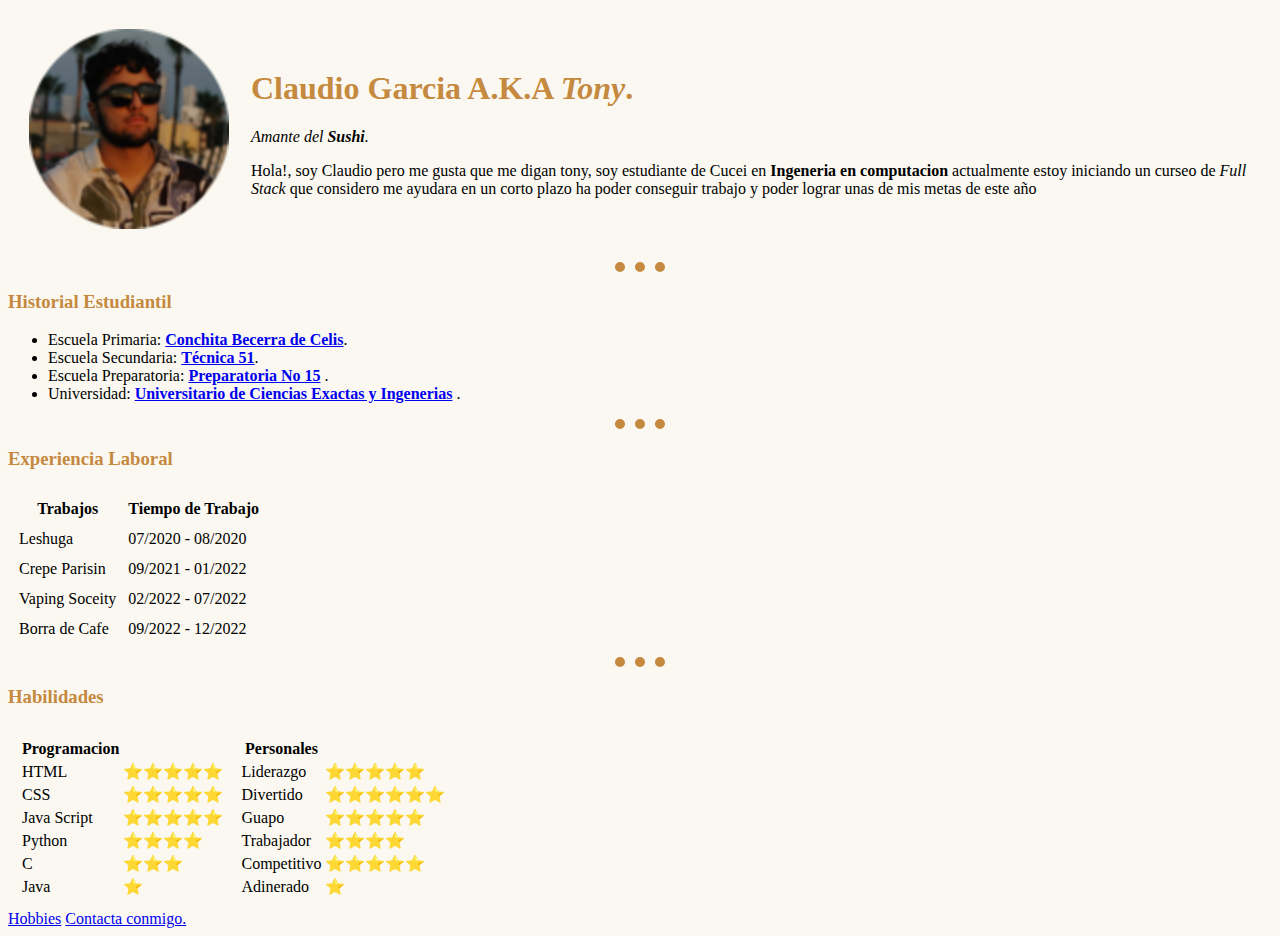
<file: Full Stack/1_CV_HTML _Y _CSS/index.html>
<!DOCTYPE html>
<html lang="en">
<head>
    <link rel="stylesheet" href="CSS/style.css">
    <meta charset="UTF-8">
    <title>🕷️ Tony´s Web Site</title>
</head>
<body>
    <table cellspacing = "20">
        <tr>
            <td>
                <img src="Imagenes/profileCAGG.png"alt="yo siendo wapo">
            </td>
            <td>
                <h1>Claudio Garcia A.K.A <em>Tony</em>.</h1>
                <p><em>Amante del <strong>Sushi</strong>.</em></p>
                <p>Hola!, soy Claudio pero me gusta que me digan tony, soy estudiante de Cucei en <strong>Ingeneria en
                computacion</strong> actualmente estoy iniciando un curseo de <em>Full Stack</em> que considero me 
                ayudara en un corto plazo ha poder conseguir trabajo y poder lograr unas de mis metas de este año
                </p>
            </td>
        </tr>
    </table>
    <hr>
    <h3>Historial Estudiantil</h3>
    <ul>
        <li>Escuela Primaria: <strong> <a href="http://www.mejoratuescuela.org/escuelas/index/14DPR1979K">Conchita Becerra de Celis</a></strong>.</li>
        <li>Escuela Secundaria: <strong><a href= "https://escuelasmex.com/directorio/14DST0118J/escuela-secundaria-tecnica-51">Técnica 51</a></strong>. </li>
        <li>Escuela Preparatoria: <strong><a href="http://prepa15.sems.udg.mx/">Preparatoria No 15</a> </strong>.</li>
        <li>Universidad: <strong><a href="http://www.cucei.udg.mx/">Universitario de Ciencias Exactas y Ingenerias</a> </strong>.</li>
    </ul>
    <hr>
    <h3>Experiencia Laboral</h3>
    <table cellspacing ="10" >
        <thead>
            <tr>
                <th>Trabajos</th>
                <th>Tiempo de Trabajo</th>
            </tr>
        </thead>
        <tbody>
            <tr>
                <td>Leshuga</td>
                <td>07/2020 - 08/2020</td>
            </tr>
            <tr>
                <td>Crepe Parisin</td>
                <td>09/2021 - 01/2022</td>
            </tr>
            <tr>
                <td>Vaping Soceity</td>
                <td>02/2022 - 07/2022</td>
            </tr>
            <tr>
                <td>Borra de Cafe</td>
                <td>09/2022 - 12/2022</td>
            </tr>
        </tbody>
    </table>
    <hr>
    <h3>Habilidades</h3>
    <table cellspacing="10">
        <td>
            <table>
                <thead>
                    <th>Programacion</th>
                </thead>
                <tbody>
                    <tr>
                        <td>HTML</td>
                        <td>⭐⭐⭐⭐⭐</td>
                    </tr>
                    <tr>
                        <td>CSS</td>
                        <td>⭐⭐⭐⭐⭐</td>
                    </tr>
                    <tr>
                        <td>Java Script</td>
                        <td>⭐⭐⭐⭐⭐</td>
                    </tr>
                    <tr>
                        <td>Python</td>
                        <td>⭐⭐⭐⭐</td>
                    </tr>
                    <tr>
                        <td>C</td>
                        <td>⭐⭐⭐</td>    
                    </tr>
                    <tr>
                        <td>Java</td>
                        <td>⭐</td>
                    </tr>
                </tbody>
            </table>
        </td>
        <td>
            <table>
                <thead>
                    <th>Personales</th>
                </thead>
                <tbody>
                    <tr>
                        <td>Liderazgo</td>
                        <td>⭐⭐⭐⭐⭐</td>
                    </tr>
                    <tr>
                        <td>Divertido</td>
                        <td>⭐⭐⭐⭐⭐⭐</td>
                    </tr>
                    <tr>
                        <td>Guapo</td>
                        <td>⭐⭐⭐⭐⭐</td>
                    </tr>
                    <tr>
                        <td>Trabajador</td>
                        <td>⭐⭐⭐⭐</td>
                    </tr>
                    <tr>
                        <td>Competitivo</td>
                        <td>⭐⭐⭐⭐⭐</td>    
                    </tr>
                    <tr>
                        <td>Adinerado</td>
                        <td>⭐</td>
                    </tr>
                </tbody>
            </table>
        </td>
    </table>
    
    <a href="hobbies.html">Hobbies</a>
    <a href="contactame.html">Contacta conmigo.</a>
</body>

</html>
</file>
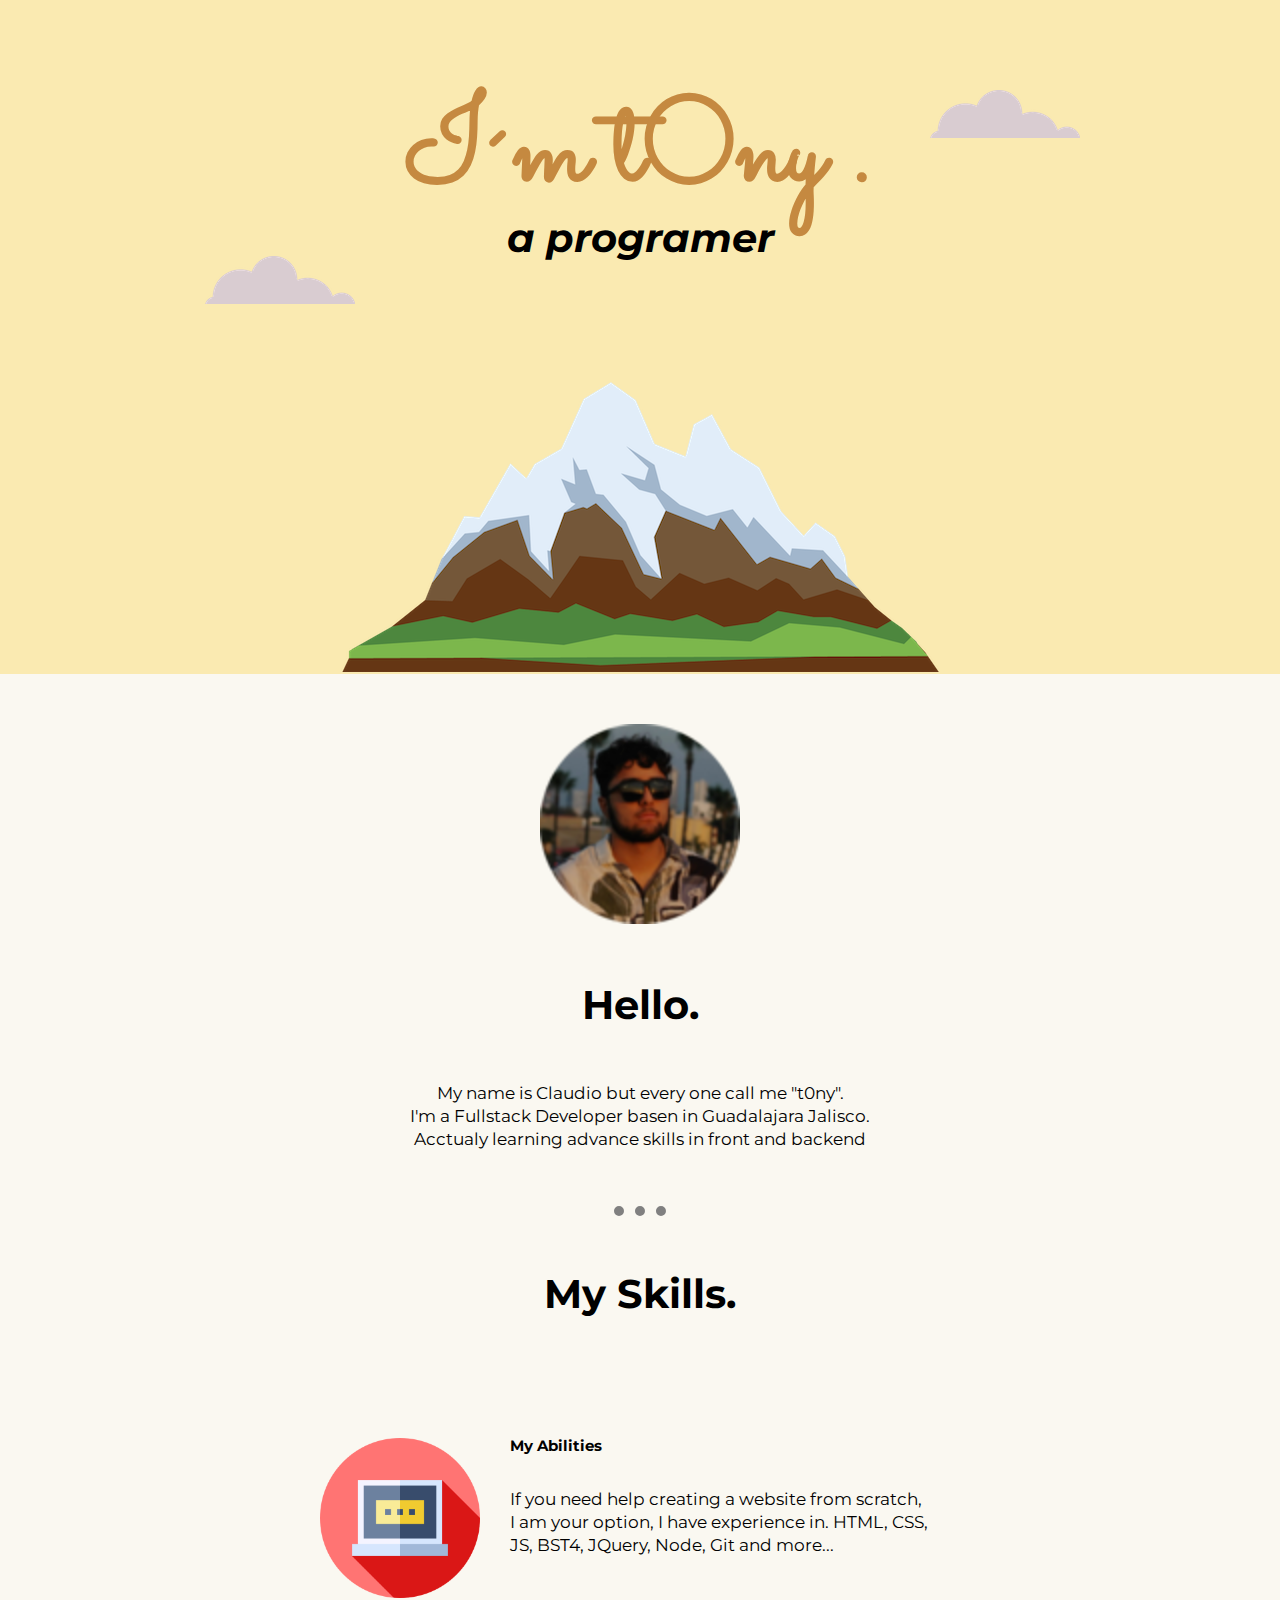
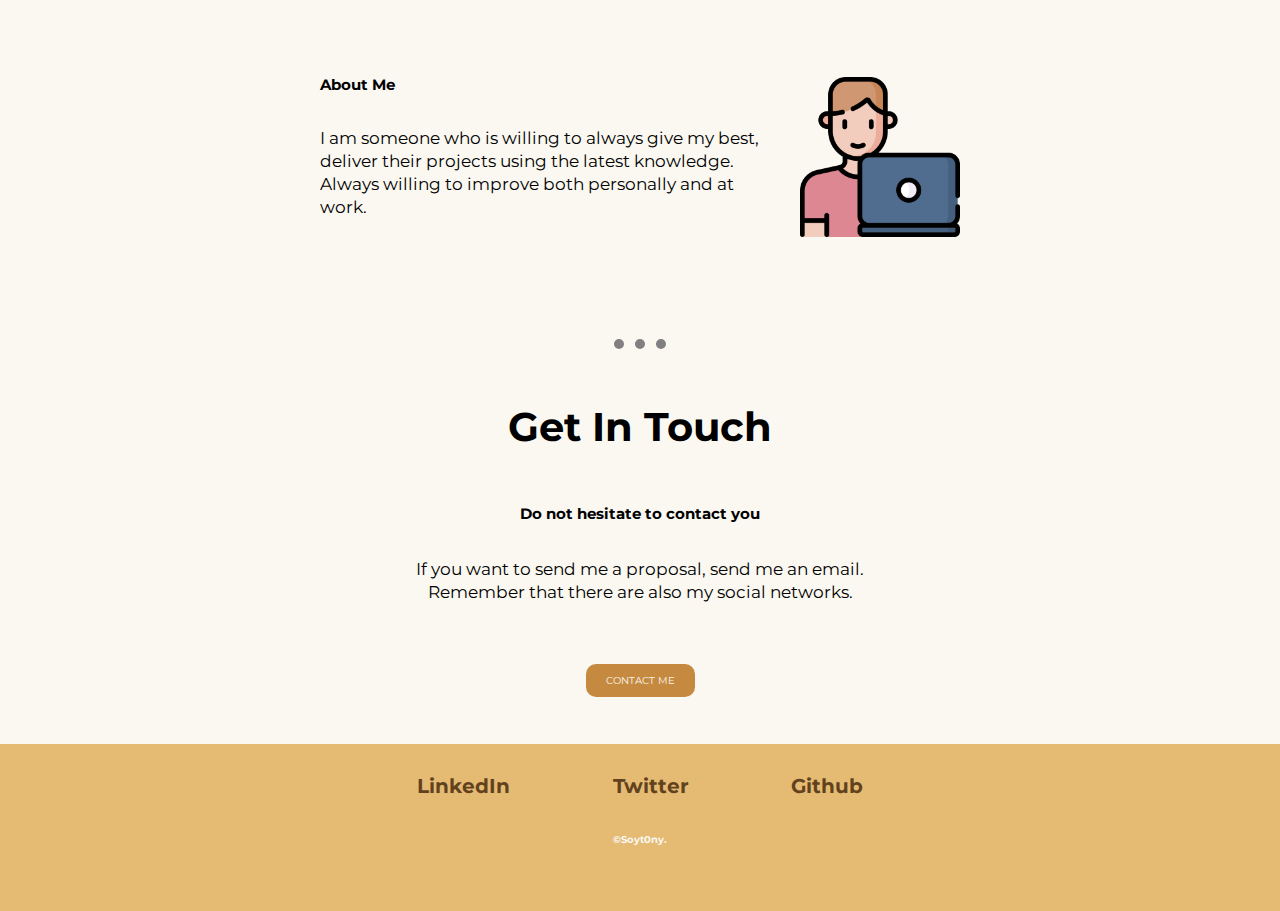
<file: Full Stack/2_MySite_HTML_y_CSS/index.html>
<!DOCTYPE html>
<html lang="en">
<head>
    <meta charset="UTF-8">
    <title>Tony</title>
    <link rel="stylesheet" href="css/styles.css">
    <link rel="icon" href="img/favicon.ico">
    <link rel="preconnect" href="https://fonts.googleapis.com">
    <link rel="preconnect" href="https://fonts.gstatic.com" crossorigin>
    <link rel="preconnect" href="https://fonts.googleapis.com">
    <link rel="preconnect" href="https://fonts.gstatic.com" crossorigin>
    <link href="https://fonts.googleapis.com/css2?family=Montserrat:wght@300&family=Sacramento&display=swap" rel="stylesheet">
</head>
<body>
    <div class="topContainer">
        <img class= "topCloud"src="img/cloud.png" alt="cloud Image">
        <h1 class="principalText">I´m t0ny .</h1>
        <h2><em>a programer</em></h2>
        <img class="bottomCloud" src="img/cloud.png" alt="cloud Image">
        <img class= "bottomMountain"src="img/mountain.png" alt="mountain Image">
    </div>
    <div class="middleContainer">
        <div class="profile">
                <img src="img/profileCAGG.png" alt="photo tony">
                <h2>Hello.</h2>
                <p class="textProfile">My name is Claudio but every one call me "t0ny".<br>I'm a Fullstack Developer basen in Guadalajara Jalisco.<br>Acctualy learning advance skills in front and backend</p>
            </div>
                <hr>
                <div class="skills">
                <h2>My Skills.</h2>
            <div class="skillRow">
                <img class="imageComputer, skillImage" src="img/computer.png" alt="image of computer">
                <h3>My Abilities</h3>
                <p class="descriptionAbilities">If you need help creating a website from scratch, <br>I am your option, I have experience in. HTML, CSS, JS, BST4, JQuery, Node, Git and more...</p>
            </div>
                <div class="skillRow">
                    <img class="imageAbout" src="img/aboutMe.png" alt="">
                    <h3>About Me</h3>
                    <p class="descriptionAbout">I am someone who is willing to always give my best, deliver their projects using the latest knowledge. Always willing to improve both personally and at work.</p>
                </div>
            </div>
        <hr>
            <div class="contactMe">
                <h2>Get In Touch</h2>
                <h3>Do not hesitate to contact you</h3>
                <p class="descriptionContact">If you want to send me a proposal, send me an email. <br> Remember that there are also my social networks.</p>
                <div class="buttonSpace">
                <a class="btn" href="mailto:contacto.reborngg@gmail.com">CONTACT ME</a>
                </div>
            </div>
    </div>
    <div class="bottomContainer">
        <a class="footerLink" target="_blank" href="https://www.linkedin.com/in/claudio-antonio-garibay-garcia-93a390262/">LinkedIn</a>
        <a class="footerLink" target="_blank" href="https://twitter.com/Soyt0ny">Twitter</a>
        <a class="footerLink" target="_blank" href="https://github.com/ClaudioAGarcia">Github</a>
        <p class="textBottom">©Soyt0ny.</p>
    </div>

</body>
</html>
</file>
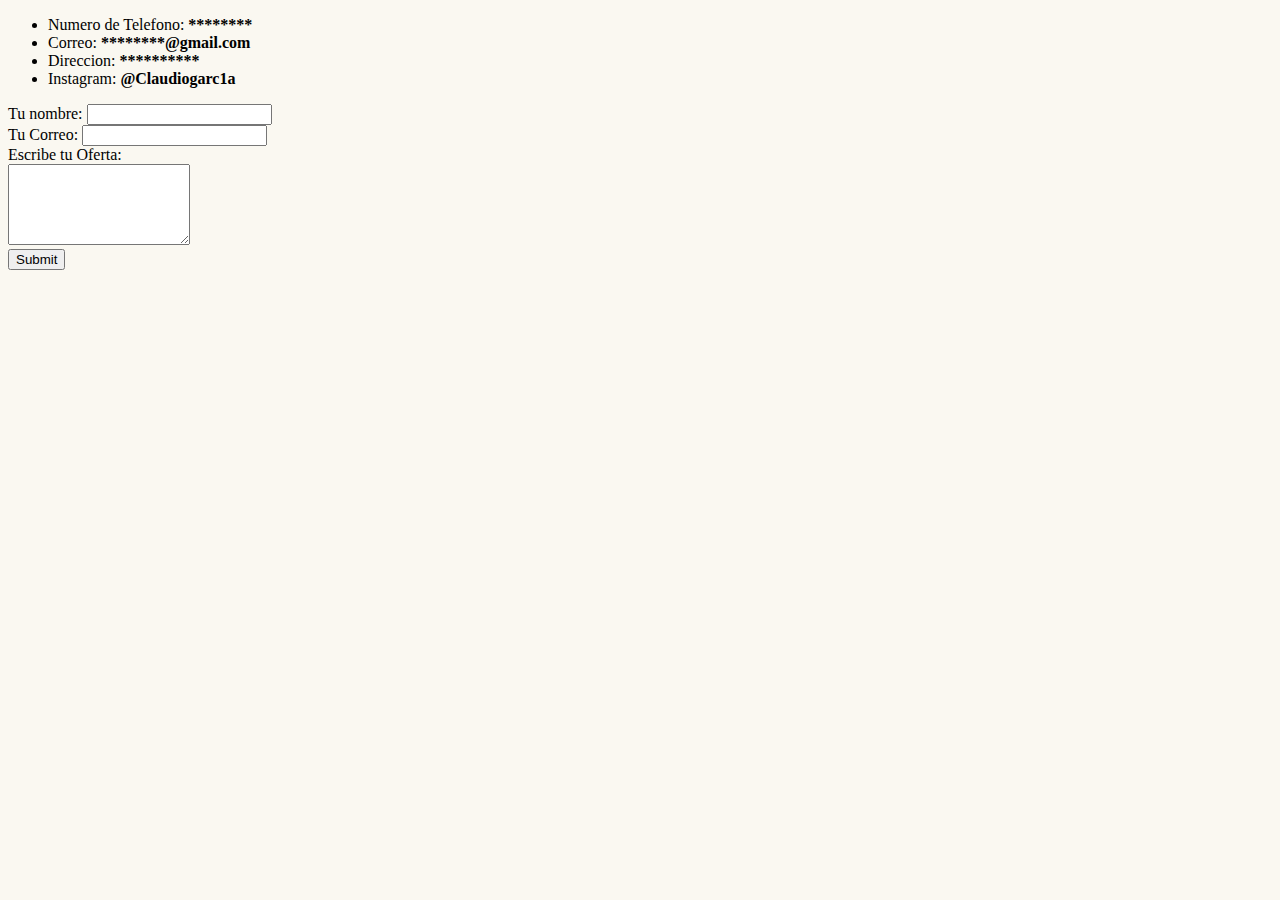
<file: Full Stack/1_CV_HTML _Y _CSS/contactame.html>
<!DOCTYPE html>
<html lang="en">
<head>
    <link rel="stylesheet" href="CSS/style.css">
    <meta charset="UTF-8">
    <title>Contactame CAGG</title>
</head>
<body>
    <ul>
        <li> <me>Numero de Telefono: <strong>********</strong></me></li>
        <li> <me>Correo: <strong>********@gmail.com</strong></me></li>
        <li> <me>Direccion: <strong>**********</strong></me></li>
        <li> <me>Instagram: <strong>@Claudiogarc1a</strong></me></li>
    </ul>

    <form action="mailto:************@gmail.com" method="post" enctype="text/plain">
        <label>Tu nombre:</label>
        <input type="text" name="tuNombre" id=""> <br>
        <label>Tu Correo:</label>
        <input type="email" name="tuCorreo" id=""><br>
        <label>Escribe tu Oferta:</label><br>
        <textarea name="Oferta" id="" cols="20" rows="5"></textarea><br>
        <input type="submit">
    </form>
</body>
</html>
</file>
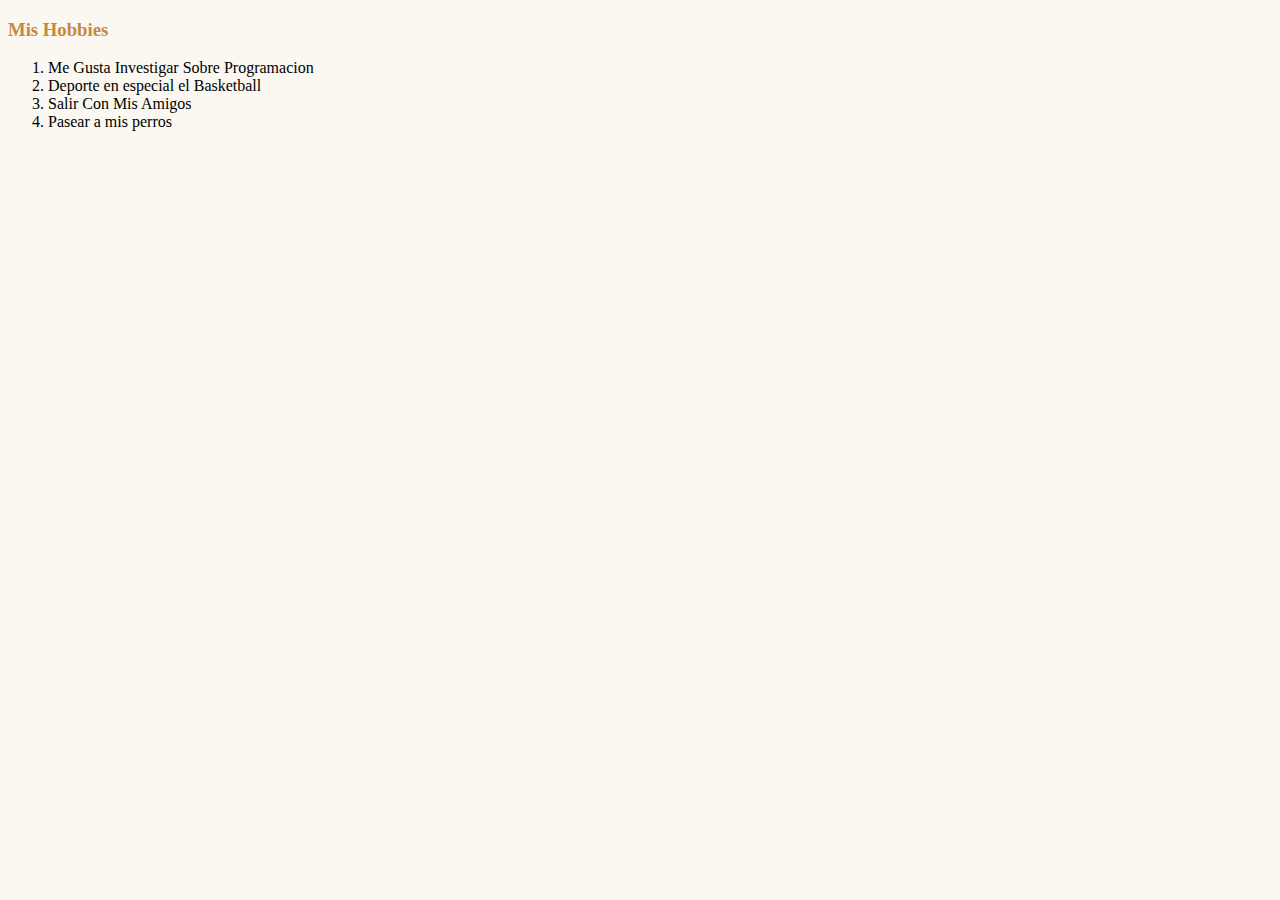
<file: Full Stack/1_CV_HTML _Y _CSS/hobbies.html>
<!DOCTYPE html>
<html lang="en">
<head>
    <link rel="stylesheet" href="CSS/style.css">
    <meta charset="UTF-8">
    <title>Mis Hobbies</title>
</head>
<body>
    <h3>Mis Hobbies</h3>
    <ol>
        <li>Me Gusta Investigar Sobre Programacion</li>
        <li>Deporte en especial el Basketball</li>
        <li>Salir Con Mis Amigos</li>    
        <li>Pasear a mis perros</li>
    </ol>
</body> 
</html>
</file>
<file: Full Stack/1_CV_HTML _Y _CSS/CSS/style.css>
body{
    background-color: #FAF8F1;
}

h1{
    color: #C58940;
}

h3{
    color: #C58940;
}

hr{
    border-color: #C58940;
    border-style: none;
    border-top-style: dotted;
    border-width: 10px;
    width: 4%;
}
</file>
<file: Full Stack/2_MySite_HTML_y_CSS/css/styles.css>
body{
        margin: 0;
        text-align: center;
    }

    html{
        font-size: 62.5%;
    }

    h1{
        font-family: 'Sacramento', cursive;
        line-height: 10px;
        font-size: 12rem;
        margin-top: 5rem;
        margin-bottom: 0;
        color: #C58940;
    }
    
    h2{
        font-family: 'Montserrat', sans-serif;
        font-size: 4rem;
        padding: 2rem;
    }
    
    h3{
        font-family: 'Montserrat', sans-serif;
        font-size: 1.5rem;
    }
    
    p{
        margin: 0;
        padding: 2rem;
        line-height: 2.3rem;
        font-family: 'Montserrat', sans-serif;
        font-size: 1.7rem;
    }

    hr{
        border-style: none;
        border-top-style: dotted;
        border-width: 1rem;
        width: 4vw;
    }

    .topContainer{
        padding-top: 10rem;
        background-color: #FAEAB1;
        position: relative;
    }
    
    
    .middleContainer{
        background-color: #FAF8F1;
    }
    
    
    .bottomContainer{
        background-color: #E5BA73;

        padding: 3rem;
    }

    .topCloud{
        position:absolute;
        top: 9rem;
        right: 20rem;
    }

    .bottomCloud{
        position: absolute;
        bottom: 37rem;
        left: 20.5rem;
    }

    .profile{
        padding-top: 50px;
    }
    
    .textProfile{
        padding: 0 0 5rem 0 ;
    }

    .skillRow{
        width: 50%;
        margin: 10rem auto 10rem auto;
        text-align: left;
        line-height: 1;
    }

    .skillImage{
        width: 25%;
        margin-right: 3rem;
        float: left;
    }

    .imageComputer{
        height: 366px;
        width: 353px;
    }
    .imageAbout{
        width: 25%;
        margin-left: 3rem;
        height: 50%;
        float: right;   
    }

    .descriptionAbout{
        padding: 2rem 2rem 2rem 0 ;
    }
    
    .descriptionContact{
        padding-bottom: 7rem;
    }

    .btn {
        background: #C58940;
        -webkit-border-radius: 10;
        -moz-border-radius: 10;
        border-radius: 1rem;
        font-family: 'Montserrat', sans-serif;
        color: #FAF8F1;
        font-size: 1rem;
        padding: 1rem 2rem 1rem 2rem;
        text-decoration: none;
    }
    .btn:hover {
        background: #E5BA73;
        color: #000000;
        text-decoration: none;
    }




    .textBottom{
        padding:30px 0px 30px 0px;
        font-size: 1rem;
        color: #FAF8F1;
        font-weight: bold;
    }
    
    .footerLink{
        font-family: 'Montserrat', sans-serif;
        color: #61421d;
        font-weight: bold;
        font-size: 2rem;
        text-decoration: none;
        padding: 0 5rem 0 5rem;
    }


    .buttonSpace{

        height: 7rem;
        width: 100%;
        background-color: #FAF8F1;
    }
</file>
